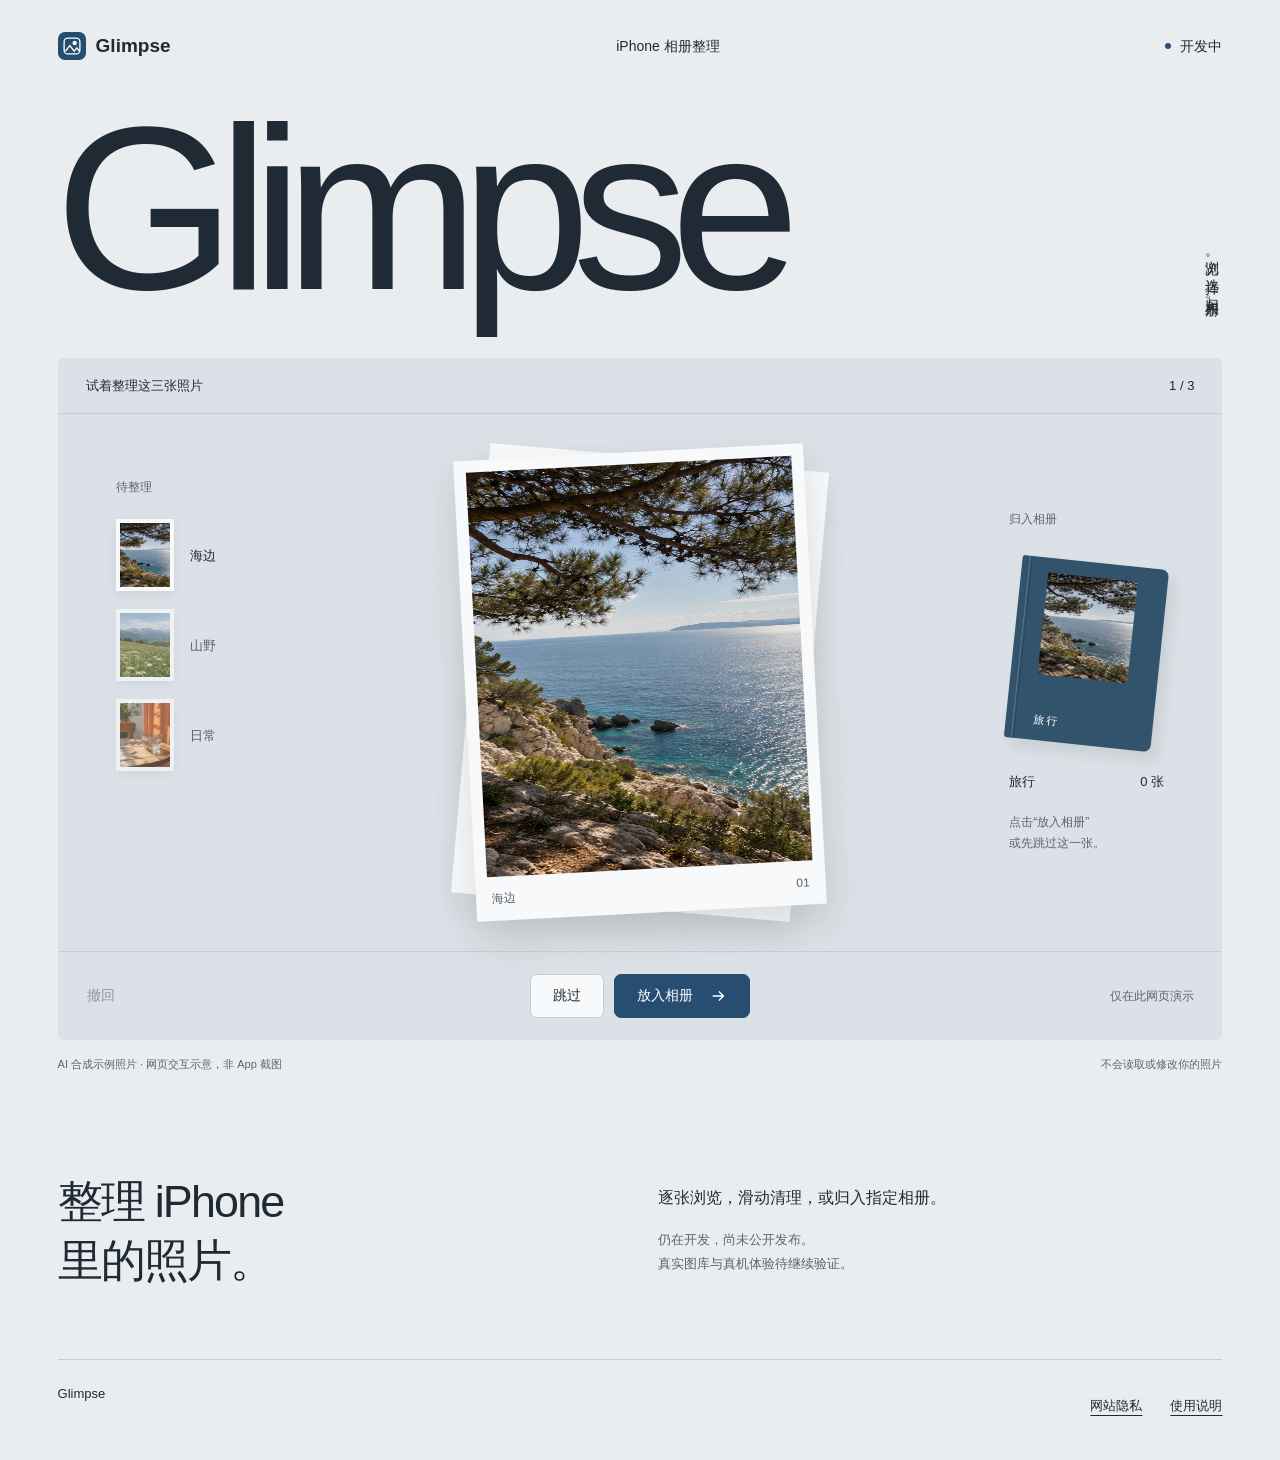
<file: website/index.html>
<!doctype html>
<html lang="zh-CN">
<head>
<meta charset="utf-8"><meta name="viewport" content="width=device-width, initial-scale=1">
<meta name="color-scheme" content="light dark"><meta name="robots" content="noindex,follow">
<title>Glimpse · iPhone 相册整理</title>
<meta name="description" content="开发中的 iPhone 相册整理 App。逐张浏览，滑动清理，整理到相册。">
<link rel="icon" href="favicon.svg" type="image/svg+xml"><link rel="stylesheet" href="style.css?v=4"><script src="site.js?v=4" defer></script>
</head>
<body class="showcase">
<a class="skip" href="#main">跳至正文</a>
<header class="topbar"><a class="mark" href="./" aria-label="Glimpse 首页"><img src="favicon.svg" width="28" height="28" alt="">Glimpse</a><span>iPhone 相册整理</span><a href="#about" class="development"><i aria-hidden="true"></i>开发中</a></header>
<main id="main">
<div class="masthead"><h1>Glimpse</h1><p>浏览。选择。归入相册。</p></div>
<section class="workbench" aria-label="照片整理交互示意">
<div class="desk-header"><span>试着整理这三张照片</span><span id="counter">1 / 3</span></div>
<div class="desk">
<aside class="queue" aria-label="示例照片队列"><span class="small-label">待整理</span><div class="queue-items">
<div class="mini selected" data-photo="0"><span class="picture sea" role="img" aria-label="海岸示例"></span><span>海边</span></div>
<div class="mini" data-photo="1"><span class="picture mountain" role="img" aria-label="山野示例"></span><span>山野</span></div>
<div class="mini" data-photo="2"><span class="picture coffee" role="img" aria-label="日常示例"></span><span>日常</span></div>
</div></aside>
<div class="photo-stage">
<div class="back-print" aria-hidden="true"></div>
<figure class="print"><div id="current-photo" class="picture sea" role="img" aria-label="松树下的海岸，AI 合成示例"></div><figcaption><span id="photo-name">海边</span><span id="photo-index">01</span></figcaption></figure>
<div class="complete" hidden><span class="complete-symbol" aria-hidden="true">✓</span><h2>这组照片整理好了。</h2><button id="restart" type="button">重新体验</button></div>
</div>
<aside class="destination" aria-label="目标相册"><span class="small-label">归入相册</span><div class="album-cover"><span class="picture sea" aria-hidden="true"></span><span class="album-spine" aria-hidden="true"></span><span class="album-title">旅行</span></div><div class="album-meta"><span>旅行</span><span id="saved-count">0 张</span></div><p>点击“放入相册”<br>或先跳过这一张。</p></aside>
</div>
<div class="controls"><button id="undo" class="quiet" type="button" disabled>撤回</button><div class="primary-controls"><button id="skip" type="button">跳过</button><button id="save" class="solid" type="button">放入相册 <svg viewBox="0 0 20 20" width="18" height="18" aria-hidden="true"><path d="M4 10h12M11 5l5 5-5 5" fill="none" stroke="currentColor" stroke-width="1.5"/></svg></button></div><span id="feedback" role="status" aria-live="polite">仅在此网页演示</span></div>
<noscript><p class="demo-note">启用 JavaScript 可体验整理示意；以下图片仍可浏览。</p></noscript>
</section>
<div class="caption"><span>AI 合成示例照片 · 网页交互示意，非 App 截图</span><span>不会读取或修改你的照片</span></div>
<section id="about" class="about"><h2>整理 iPhone<br>里的照片。</h2><div><p>逐张浏览，滑动清理，或归入指定相册。</p><p class="status-copy">仍在开发，尚未公开发布。<br>真实图库与真机体验待继续验证。</p></div></section>
</main>
<footer class="site-footer"><span>Glimpse</span><nav aria-label="网站信息"><a href="privacy.html">网站隐私</a><a href="terms.html">使用说明</a></nav></footer>
</body></html>
</file>
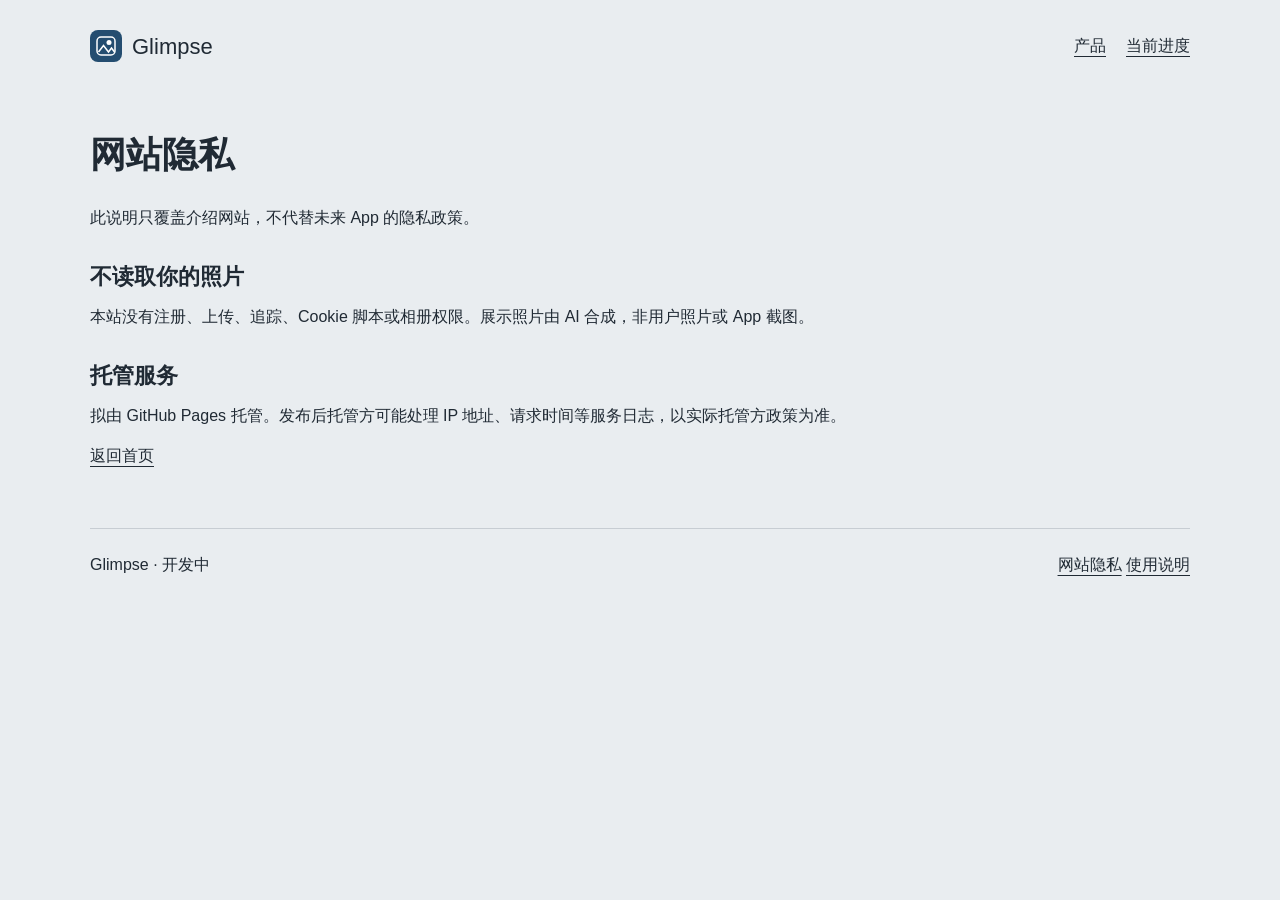
<file: website/privacy.html>
<!doctype html>
<html lang="zh-CN">
<head>
<meta charset="utf-8">
<meta name="viewport" content="width=device-width, initial-scale=1">
<meta name="color-scheme" content="light dark">
<title>Glimpse — 网站隐私</title>
<meta name="description" content="静态网站隐私说明。">
<meta property="og:type" content="website">
<meta property="og:title" content="Glimpse — 网站隐私">
<meta property="og:description" content="静态网站隐私说明。">
<meta property="og:image" content="social.svg">
<link rel="icon" href="favicon.svg" type="image/svg+xml">
<link rel="stylesheet" href="style.css?v=3">
<script src="site.js" defer>
</script>
</head>
<body>
<a class="skip" href="#main">跳至正文</a>
<div class="wrap">
<header class="nav">
<a class="brand" href="index.html" aria-label="Glimpse 首页">
<img src="favicon.svg" alt="" width="40" height="40">Glimpse</a>
<nav class="navlinks" aria-label="主导航">
<a href="index.html#main">产品</a>
<a href="index.html#about">当前进度</a>
</nav>
</header>
<main id="main" class="legal">
<h1>网站隐私</h1>
<p>此说明只覆盖介绍网站，不代替未来 App 的隐私政策。</p>
<h2>不读取你的照片</h2>
<p>本站没有注册、上传、追踪、Cookie 脚本或相册权限。展示照片由 AI 合成，非用户照片或 App 截图。</p>
<h2>托管服务</h2>
<p>拟由 GitHub Pages 托管。发布后托管方可能处理 IP 地址、请求时间等服务日志，以实际托管方政策为准。</p>
<a href="index.html">返回首页</a>
</main>
<footer>
<span>Glimpse · 开发中</span>
<div>
<a href="privacy.html">网站隐私</a>
<a href="terms.html">使用说明</a>
</div>
</footer>
</div>
</body>
</html>
</file>
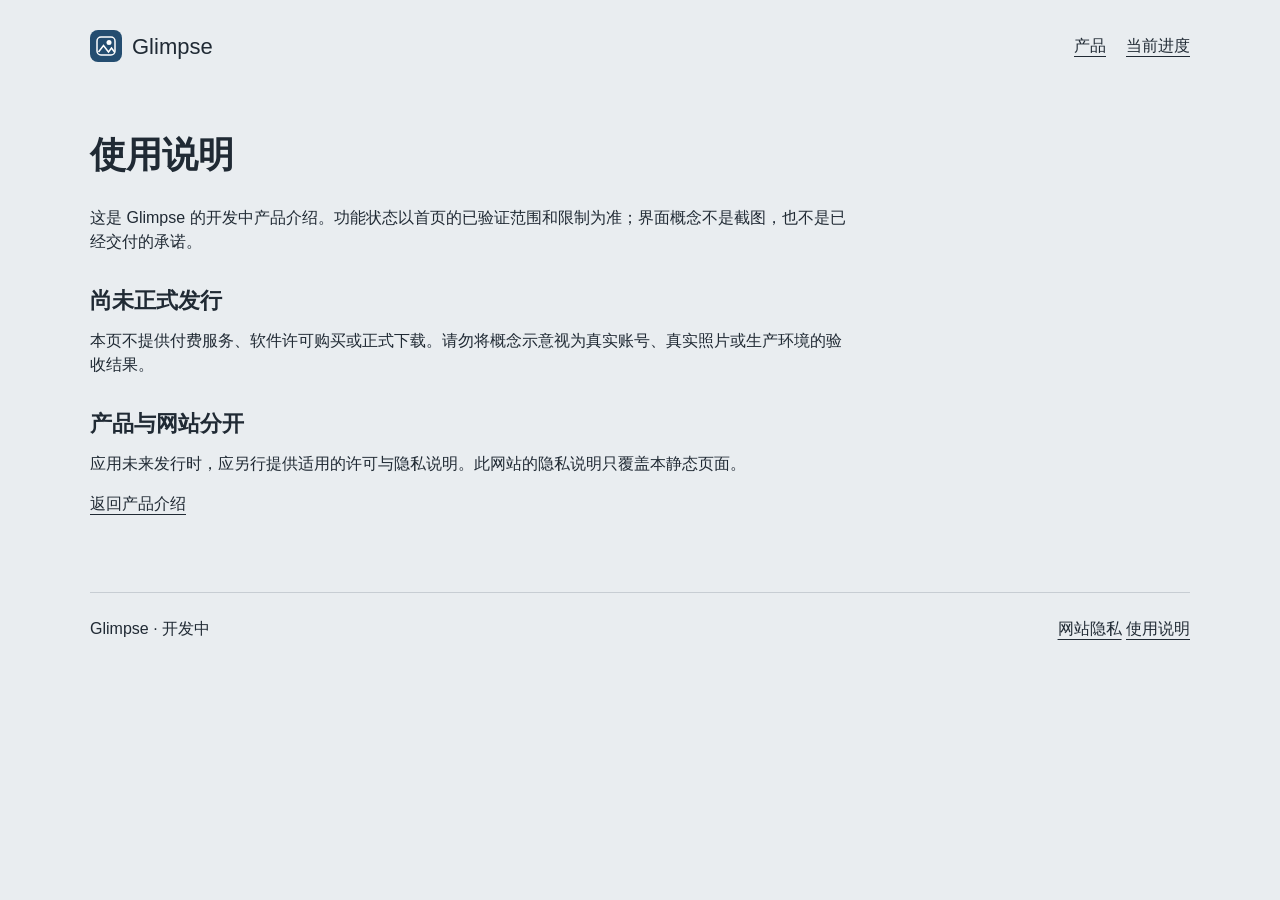
<file: website/terms.html>
<!doctype html>
<html lang="zh-CN">
<head>
<meta charset="utf-8">
<meta name="viewport" content="width=device-width, initial-scale=1">
<meta name="color-scheme" content="light dark">
<title>Glimpse — 使用说明</title>
<meta name="description" content="开发预览网站的范围与限制。">
<meta property="og:type" content="website">
<meta property="og:title" content="Glimpse — 使用说明">
<meta property="og:description" content="开发预览网站的范围与限制。">
<meta property="og:image" content="social.svg">
<link rel="icon" href="favicon.svg" type="image/svg+xml">
<link rel="stylesheet" href="style.css?v=3">
<script src="site.js" defer>
</script>
</head>
<body>
<a class="skip" href="#main">跳至正文</a>
<div class="wrap">
<header class="nav">
<a class="brand" href="index.html" aria-label="Glimpse 首页">
<img src="favicon.svg" alt="" width="40" height="40">Glimpse</a>
<nav class="navlinks" aria-label="主导航">
<a href="index.html#main">产品</a>
<a href="index.html#about">当前进度</a>
</nav>
</header>
<main id="main" class="legal">
<h1>使用说明</h1>
<p>这是 Glimpse 的开发中产品介绍。功能状态以首页的已验证范围和限制为准；界面概念不是截图，也不是已经交付的承诺。</p>
<h2>尚未正式发行</h2>
<p>本页不提供付费服务、软件许可购买或正式下载。请勿将概念示意视为真实账号、真实照片或生产环境的验收结果。</p>
<h2>产品与网站分开</h2>
<p>应用未来发行时，应另行提供适用的许可与隐私说明。此网站的隐私说明只覆盖本静态页面。</p>
<p>
<a href="index.html">返回产品介绍</a>
</p>
</main>
<footer>
<span>Glimpse · 开发中</span>
<div>
<a href="privacy.html">网站隐私</a>
<a href="terms.html">使用说明</a>
</div>
</footer>
</div>
</body>
</html>
</file>
<file: website/style.css>
:root{color-scheme:light dark;--page:#e9edf0;--paper:#f8f9fa;--ink:#202a34;--muted:#5b6570;--line:#c7cdd3;--blue:#274e71;--blue-ink:#fff;--desk:#dbe1e6}
*{box-sizing:border-box}body{margin:0;background:var(--page);color:var(--ink);font:16px/1.5 "Avenir Next",Avenir,-apple-system,"PingFang SC",sans-serif}a{color:inherit;text-underline-offset:5px}button,a{-webkit-tap-highlight-color:transparent}button{font:inherit;cursor:pointer}button:disabled{cursor:default;opacity:.4}a:focus-visible,button:focus-visible{outline:2px solid var(--blue);outline-offset:5px}button:not(:disabled):active{transform:translateY(1px)}h1,h2,p,figure{margin:0}.skip{position:fixed;top:-80px;left:20px;background:var(--paper);padding:12px;z-index:10}.skip:focus{top:12px}.showcase{padding:0 4.5vw}.topbar{height:92px;display:flex;justify-content:space-between;align-items:center;font-size:14px}.mark{display:flex;gap:10px;align-items:center;font-size:19px;font-weight:600;text-decoration:none;min-height:44px}.development{display:flex;gap:9px;align-items:center;text-decoration:none;min-height:44px}.development i{height:6px;width:6px;border-radius:50%;background:var(--blue)}.masthead{position:relative;padding:0 0 33px}.masthead h1{font-family:"Helvetica Neue","Arial",sans-serif;font-weight:500;font-size:clamp(90px,18.2vw,280px);line-height:1;letter-spacing:-.078em;margin-left:-.012em}.masthead p{position:absolute;right:0;bottom:48px;font-size:14px;writing-mode:vertical-rl;letter-spacing:.12em}
.workbench{background:var(--desk);border-radius:5px;overflow:hidden}.desk-header{display:flex;justify-content:space-between;padding:18px 28px;border-bottom:1px solid var(--line);font-size:13px}.desk{display:grid;grid-template-columns:1fr 2.25fr 1fr;gap:35px;align-items:center;min-height:520px;padding:38px 5%}.small-label{font-size:12px;color:var(--muted);display:block;margin-bottom:23px}.queue{align-self:stretch;padding-top:26px}.queue-items{display:flex;flex-direction:column;gap:18px}.mini{display:flex;gap:16px;align-items:center;font-size:13px;opacity:.7;transition:opacity .22s}.mini.selected{opacity:1}.mini .picture{width:58px;height:72px;flex-shrink:0;border:4px solid var(--paper);box-shadow:0 4px 9px #202a3412}.mini.done .picture{filter:grayscale(1)}.picture{display:block;background-image:url(sample-photos.png);background-size:300% 100%;background-repeat:no-repeat}.sea{background-position:0 50%}.mountain{background-position:50% 50%}.coffee{background-position:100% 50%}.photo-stage{position:relative;width:min(100%,350px);margin:auto;aspect-ratio: .76}.back-print{position:absolute;inset:5px;background:var(--paper);transform:rotate(5deg);box-shadow:0 16px 30px #202a3410}.print{position:absolute;inset:0;padding:12px 12px 0;background:var(--paper);transform:rotate(-3deg);box-shadow:0 18px 38px #202a3424;transition:transform .28s,opacity .2s}.print .picture{width:100%;height:calc(100% - 44px)}.print figcaption{height:44px;display:flex;align-items:center;justify-content:space-between;font-size:12px;color:var(--muted);padding:0 4px}.print.changing{transform:translateX(14px) rotate(1deg);opacity:.35}.destination{width:155px;justify-self:end}.album-cover{height:183px;position:relative;border-radius:3px 7px 7px 3px;background:#31536b;box-shadow:7px 8px 13px #202a3419;transform:rotate(6deg);padding:15px 18px;margin:34px 4px 27px}.album-cover .picture{height:102px;width:90px;margin-left:9px;filter:saturate(.7)}.album-spine{position:absolute;left:7px;top:0;height:100%;border-left:1px solid #fff3;border-right:1px solid #0002;width:3px}.album-title{position:absolute;bottom:13px;left:28px;color:#fff;font-size:11px;letter-spacing:.15em}.album-meta{display:flex;justify-content:space-between;font-size:13px}.destination p{margin-top:20px;font-size:12px;line-height:1.8;color:var(--muted)}.controls{padding:22px 28px;display:grid;grid-template-columns:1fr auto 1fr;align-items:center;border-top:1px solid var(--line)}.controls button,.complete button{min-height:44px;padding:10px 22px;border:1px solid var(--line);border-radius:7px;background:var(--paper);color:var(--ink);font-size:14px;transition:background .2s,transform .2s}.controls button:not(:disabled):hover{background:var(--page)}.controls .quiet{justify-self:start;border-color:transparent;background:transparent;padding-left:0}.controls .solid{background:var(--blue);color:var(--blue-ink);border-color:var(--blue);display:flex;align-items:center;gap:16px}.controls .solid:not(:disabled):hover{background:#1d3e5d}.primary-controls{display:flex;gap:10px}.controls #feedback{text-align:right;font-size:12px;color:var(--muted);padding-left:12px}.complete{position:absolute;inset:0;display:flex;flex-direction:column;justify-content:center;align-items:center;text-align:center;gap:22px}.complete[hidden]{display:none}.complete-symbol{font-size:42px;color:var(--blue)}.complete h2{font-size:22px;font-weight:500}.caption{display:flex;justify-content:space-between;gap:20px;padding:16px 0;color:var(--muted);font-size:11px}.about{padding:84px 0 70px;display:grid;grid-template-columns:1fr 1fr;align-items:center}.about h2{font-size:clamp(26px,3.5vw,48px);font-weight:500;line-height:1.3;letter-spacing:-.04em}.about>div{padding-left:18px}.status-copy{color:var(--muted);font-size:13px;margin-top:18px;line-height:1.8}.site-footer{padding:24px 0 32px;display:flex;justify-content:space-between;border-top:1px solid var(--line);font-size:13px}.site-footer nav{display:flex;gap:28px}.site-footer a{min-height:44px;display:inline-flex;align-items:center}.demo-note{padding:16px;font-size:13px}
.wrap{width:min(1100px,calc(100% - 48px));margin:auto}.nav{display:flex;justify-content:space-between;align-items:center;padding:24px 0}.brand{display:flex;align-items:center;gap:10px;text-decoration:none;font-size:22px}.brand img{width:32px;height:32px}.navlinks{display:flex;gap:20px}.navlinks a{min-height:44px;display:flex;align-items:center}.legal{max-width:760px;padding:36px 0 60px}.legal h1{font-size:36px;margin-bottom:24px}.legal h2{font-size:22px;margin:30px 0 12px}.legal p{margin-bottom:16px}.wrap footer{display:flex;justify-content:space-between;padding:24px 0;border-top:1px solid var(--line)}.wrap footer nav{display:flex;gap:20px}
@media(min-width:1600px){.showcase{max-width:1600px;margin:auto}}
@media(max-width:900px){.desk{gap:16px;padding:30px 4%;grid-template-columns:1fr 2.4fr 1fr;min-height:460px}.queue .mini{gap:8px}.mini .picture{width:43px;height:56px}.destination{width:115px}.album-cover{height:145px;padding:12px;margin-top:25px}.album-cover .picture{width:65px;height:80px}.album-title{left:22px}.controls{padding:18px}.controls #feedback{font-size:11px}.masthead p{bottom:36px;font-size:12px}.topbar{height:76px}.photo-stage{max-width:300px}}
@media(max-width:600px){.showcase{padding:0 20px}.topbar{height:72px;font-size:11px}.topbar>span{display:none}.mark{font-size:17px}.masthead{padding:10px 0 25px}.masthead h1{font-size:21vw;letter-spacing:-.08em}.masthead p{position:static;writing-mode:horizontal-tb;font-size:12px;letter-spacing:0;margin:14px 0 0}.desk-header{padding:15px 16px;font-size:11px}.desk{grid-template-columns:1fr;gap:22px;padding:20px 25px 26px}.queue{padding:0;display:flex;align-items:center;justify-content:space-between;gap:12px}.small-label{margin:0;font-size:11px}.queue-items{flex-direction:row;gap:10px}.mini>span:last-child{display:none}.mini .picture{width:30px;height:38px;border-width:2px}.photo-stage{width:85%;max-width:280px;aspect-ratio:.78;margin:3px auto 0}.print{padding:9px 9px 0}.print .picture{height:calc(100% - 35px)}.print figcaption{height:35px;font-size:10px}.destination{display:flex;align-items:center;width:100%;justify-content:space-between;gap:12px}.destination .small-label{flex:1}.album-cover{display:none}.album-meta{gap:22px;font-size:12px}.destination p{display:none}.controls{grid-template-columns:1fr;padding:13px 16px;gap:10px;position:relative}.primary-controls{grid-row:1;justify-content:flex-end}.controls button{font-size:12px;padding:10px 14px}.controls .quiet{position:absolute;top:13px;left:16px}.controls #feedback{padding:0;text-align:center;min-height:17px;font-size:11px}.caption{display:block;font-size:10px;line-height:1.7}.caption span{display:block}.about{padding:44px 0 40px;grid-template-columns:1fr;gap:20px}.about h2{font-size:30px}.about>div{padding:0}.about p{font-size:14px}.about .status-copy{font-size:12px}.site-footer{font-size:12px;padding:15px 0}.site-footer nav{gap:18px}}
@media(prefers-color-scheme:dark){:root{--page:#20262d;--paper:#e9edf0;--ink:#ecf0f3;--muted:#adb8c2;--line:#48535e;--blue:#9bc4e6;--blue-ink:#172c40;--desk:#303a44}.print{color:#263b4c}.mini{color:var(--ink)}.print figcaption{color:#53616f}.controls button,.complete button{color:#263b4c}.controls .quiet{color:var(--ink)}.controls .solid{color:var(--blue-ink)}.controls .solid:not(:disabled):hover{background:#bbd9ee}.controls button:not(.solid):not(.quiet):not(:disabled):hover{background:#ccd7df}.album-meta{color:var(--ink)}}
@media(prefers-reduced-motion:reduce){*,*::before,*::after{transition:none!important;animation:none!important;scroll-behavior:auto!important}}
</file>
